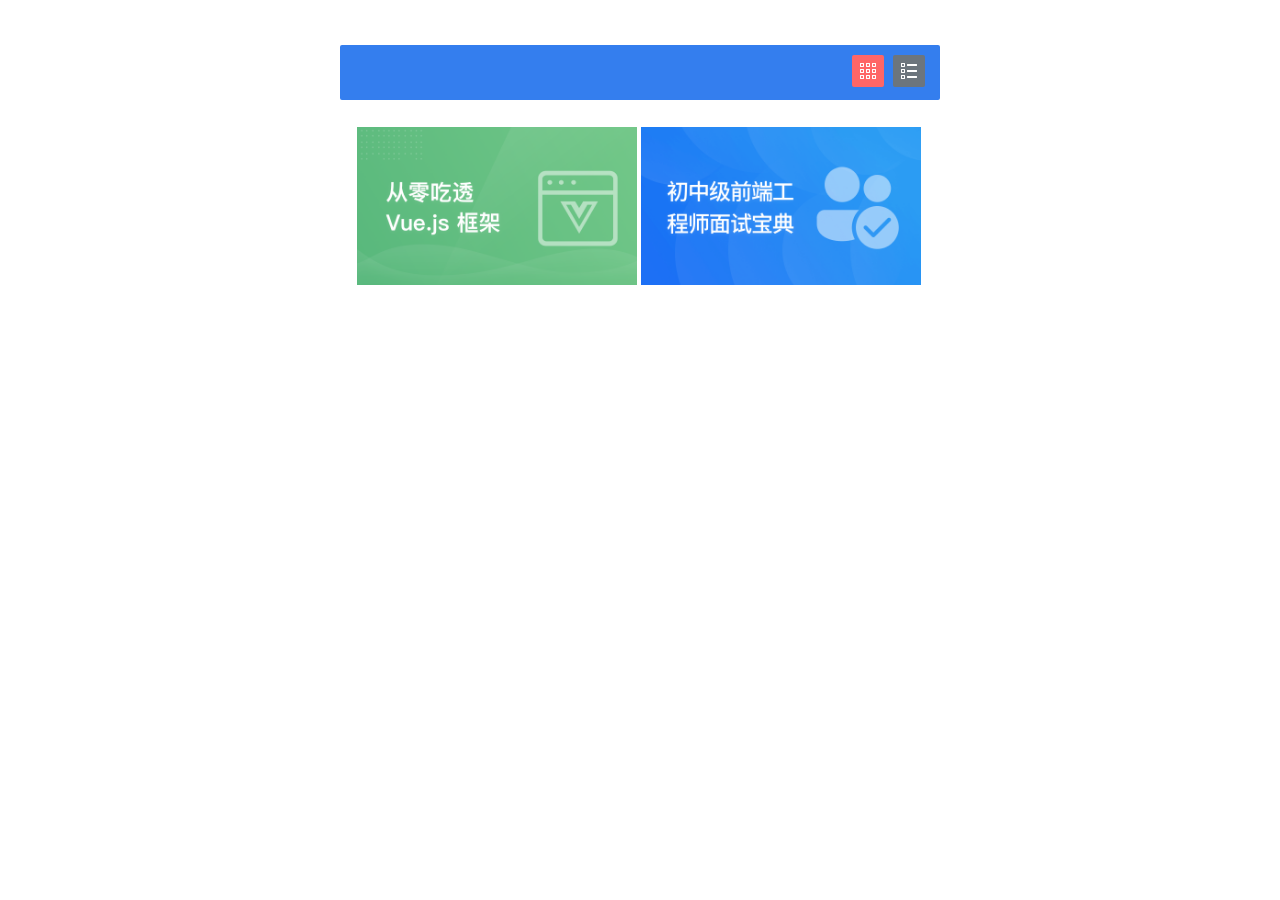
<file: LayoutChange/index.html>
<!DOCTYPE html>
<html lang="en">

<head>
    <meta charset="UTF-8" />
    <title>布局切换</title>
    <script type="text/javascript" src="./js/vue.js"></script>
    <link rel="stylesheet" type="text/css" href="./css/index.css" />
    <script src="./js/axios.min.js" type="text/javascript" charset="utf-8"></script>
</head>

<body>
    <div id="app" v-cloak>
        <!-- TODO：请在下面实现需求 -->
        <div class="bar">
            <a @click="grid()" class="grid-icon" :class="{active:layout=='grid'}"></a>
            <a @click="list()" class="list-icon" :class="{active:layout=='list'}"></a>
        </div>
        <!--grid 示例代码，动态渲染时可删除-->
        <ul v-if="layout=='grid'" class="grid">
            <!-- <li v-for="(item,index) in goodsList" :key="index">  axios请求有跨域问题
                <a :href="item.url" target="_blank"> <img :src="item.image.small" /></a>
            </li> -->
            <li>
                <a href="#/3814" target="_blank"> <img src="./images/1.png" /></a>
            </li>
            <li>
                <a href="#/4452" target="_blank"> <img src="./images/2.png" /></a>
            </li>
        </ul>
        <ul v-if="layout=='list'" class="list">
            <!-- <li v-for="(item,index) in goodsList" :key="index"> axios请求有跨域问题
                <a :href="item.url" target="_blank"> <img :src="item.image.small" /></a>
            </li> -->
            <li>
                <a href="#/3814" target="_blank"> <img src="./images/1.png" /></a>
                <p>从零吃透 Vue.js 框架</p>
            </li>
            <li>
                <a href="#/445" target="_blank"> <img src="./images/2.png" /></a>
                <p>初中级前端工程师面试宝典</p>
            </li>
        </ul>
    </div>
</body>

</html>
<script type="text/javascript">
    var vm = new Vue({
        el: "#app",
        data: {
            goodsList: [],
            layout: 'grid'
        },
        mounted() {
            // TODO：补全代码实现需求
            axios.get('./goodsList.json').then((res) => {
                this.goodsList = res.data
                console.log(this.goodsList)
            })
        },
        methods: {
            grid() {
                this.layout = 'grid'
            },
            list() {
                this.layout = 'list'
            }
        }
    });
</script>
</file>
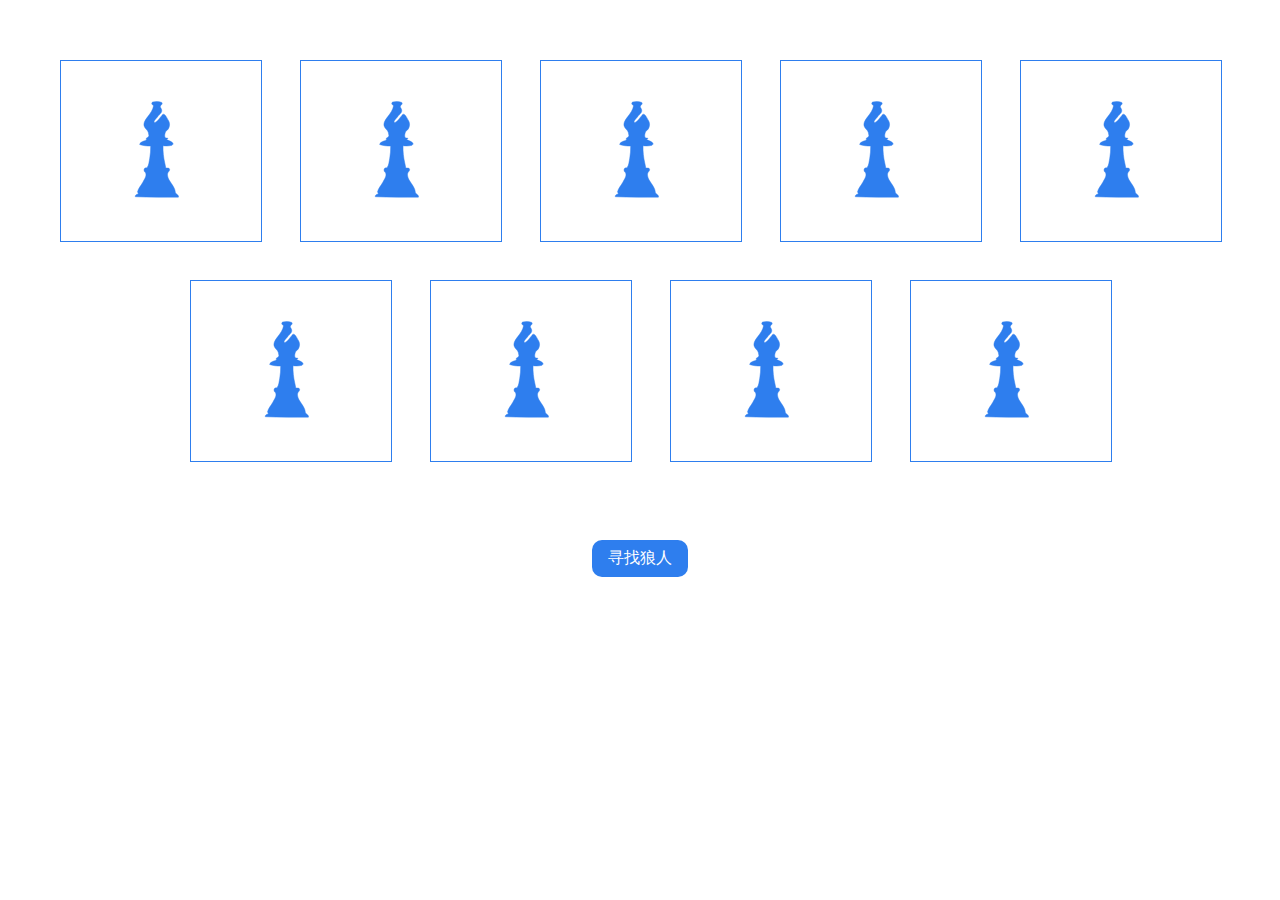
<file: 寻找小狼人/index.html>
<!DOCTYPE html>
<html>

<head>
    <title>寻找小狼人</title>
    <meta charset="utf-8" />
    <link href="css/style.css" rel="stylesheet" type="text/css" />
</head>

<body>
    <div id="content">
        <p id="gameText"></p>
        <ul></ul>
        <div class="btnbox">
            <button class="btn">寻找狼人</button>
        </div>
    </div>
    <script src="./js/myarray.js"></script>
    <script>
        let content = document.querySelector("#content ul");
        let cardList = [
            {
                id: 1,
                category: "werewolf",
                name: "小狼人",
            },
            {
                id: 2,
                category: "werewolf",
                name: "小狼人",
            },
            {
                id: 3,
                category: "hunter",
                name: "猎人",
            },
            {
                id: 4,
                category: "poor",
                name: "平民",
            },
            {
                id: 5,
                category: "witch",
                name: "女巫",
            },
            {
                id: 6,
                category: "prophet",
                name: "预言家",
            },
            {
                id: 7,
                category: "poor",
                name: "平民",
            },
            {
                id: 8,
                category: "werewolf",
                name: "黑狼王",
            },
            {
                id: 9,
                category: "poor",
                name: "平民",
            },
        ];
        for (let index = 0; index < cardList.length; index++) {
            const element = cardList[index];
            content.innerHTML += `<li>
                <a href="javascript:void(0)">
                    <div class="z">
                     <img src="./images/card.svg" alt="">
                    </div>
                    <div class="b">
                        <h1>${element.name}</h1>
                    </div>
                </a>
            </li>`;
        }
        let gameText = document.querySelector("#gameText");
        let color = ["♠", "❤", "♣", "♦"];
        function newHtml() {
            content.innerHTML = "";
            let newcardList = cardList.myarray(
                (item) => item.category == "werewolf"
            );
            for (let index = 0; index < newcardList.length; index++) {
                let randomColor = color[Math.floor(Math.random() * color.length)];
                const element = newcardList[index];
                content.innerHTML += `<li>
                <a href="javascript:void(0)">
                    <div class="z">
                        <img src="./images/card.svg" alt="">
                    </div>
                    <div class="b">
                       <span class='cardnum'>${randomColor} ${element.id} </span>
                        <h1>
                           ${element.name}
                        </h1>
                    </div>
                </a>
            </li>`;
            }
            gameText.innerHTML = `恭喜你，成功找出${newcardList.length}个狼人!`;
        }

        let btnbox = document.querySelector(".btn");
        btnbox.addEventListener("click", function () {
            newHtml();
            let domb = document.querySelectorAll(".b");
            let domz = document.querySelectorAll(".z");
            setTimeout(() => {
                for (let index = 0; index < domb.length; index++) {
                    const dombelement = domb[index];
                    const domzelement = domz[index];
                    dombelement.classList.add("rotateyzero");
                    domzelement.classList.add("rotatey180");
                }
            }, 200);
        });
    </script>
</body>

</html>
</file>
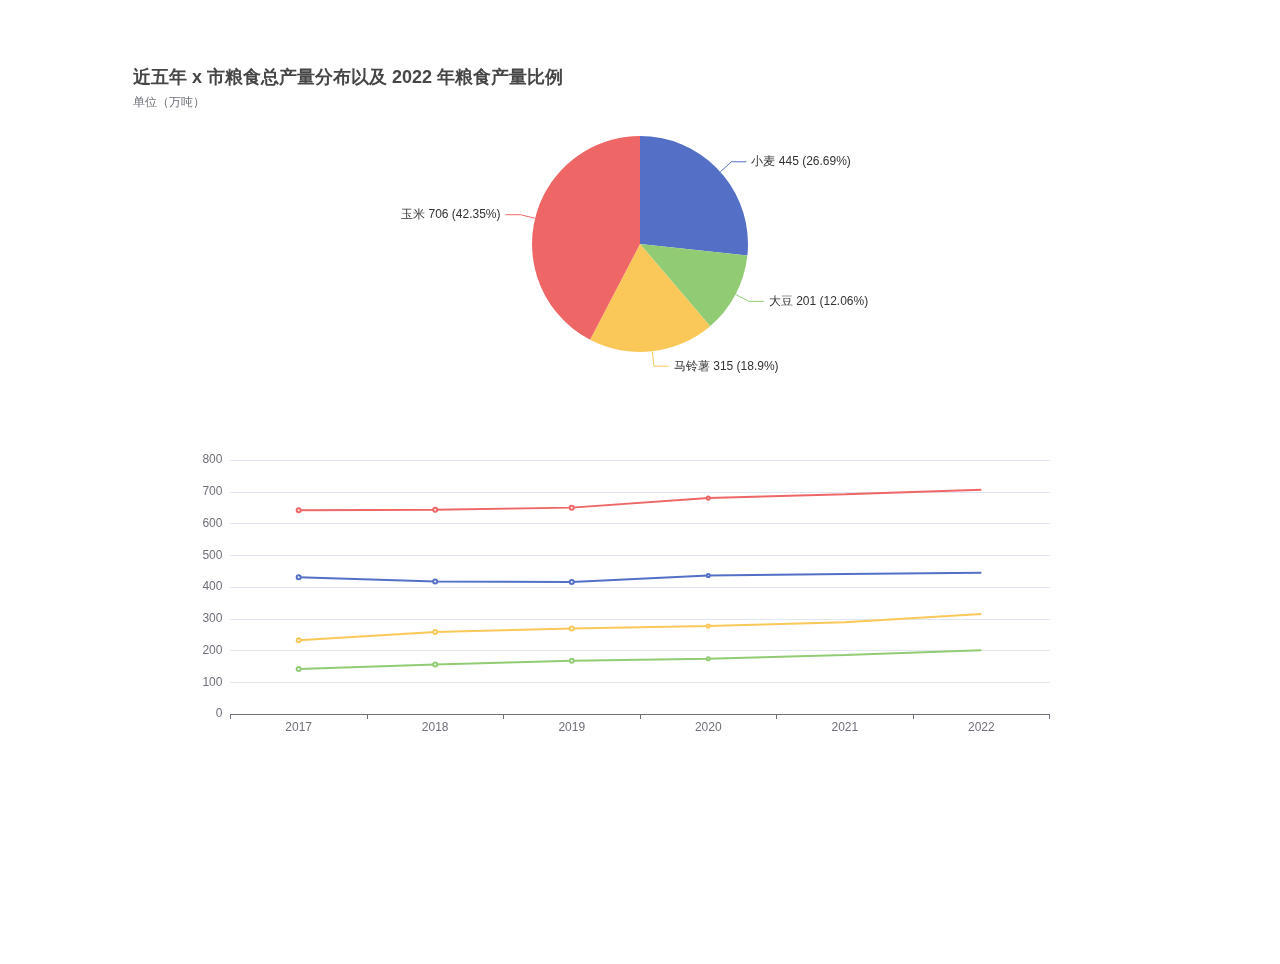
<file: 粒粒皆辛苦/index.html>
<!DOCTYPE html>
<html style="height: 100%">

<head>
    <meta charset="utf-8" />
    <meta http-equiv="X-UA-Compatible" content="IE=edge" />
    <title>粒粒皆辛苦</title>
    <script type="text/javascript" src="./js/echarts.min.js"></script>
    <script src="./js/axios.min.js"></script>
</head>

<body style="height: 100%; margin: 0; overflow: hidden">
    <div id="container" style="height: 80%; width: 80%; margin: 5% auto"></div>
    <script>
        var dom = document.getElementById("container");
        var option;
        var myChart = echarts.init(dom, null, {
            renderer: "canvas",
            useDirtyRect: false,
        });
        let initCharts = () => {
            option = {
                title: {
                    text: "近五年 x 市粮食总产量分布以及 2022 年粮食产量比例",
                    subtext: "单位（万吨）",
                },
                dataset: {
                    //source -> 图表显示所需的数据格式（饼形图和折线图共用），请勿手动修改此行
                    source: [
                        ["全部", "2017", "2018", "2019", "2020", "2021", "2022"],
                        ["小麦", 1, 1, 1, 1, 1, 1],
                        ["大豆", 9, 9, 9, 9, 9, 9],
                        ["马铃薯", 13, 13, 13, 13, 13, 13],
                        ["玉米", 23, 23, 23, 23, 23, 23],
                    ],
                },
                xAxis: { type: "category" },
                yAxis: { gridIndex: 0 },
                grid: { top: "55%" },
                series: [
                    {
                        type: "line",
                        seriesLayoutBy: "row",
                    },
                    {
                        type: "line",
                        seriesLayoutBy: "row",
                    },
                    {
                        type: "line",
                        seriesLayoutBy: "row",
                    },
                    {
                        type: "line",
                        seriesLayoutBy: "row",
                    },
                    {
                        type: "pie",
                        id: "pie",
                        radius: "30%",
                        center: ["50%", "25%"],
                        label: {
                            // 2022 数据的百分比
                            formatter: "{b} {@2022} ({d}%)",
                        },
                        encode: {
                            itemName: "全部",
                            value: "2022",
                            tooltip: "2022",
                        },
                    },
                ],
            };
            if (option && typeof option === "object") {
                // myChart.setOption -> 设置 echarts 数据的方法
                myChart.setOption(option);
            }
            window.addEventListener("resize", myChart.resize);
        };
        initCharts();
        // TODO: 待补充代码
        axios.get('./data.json').then((res) => {
            console.log(res.data.data)
            let arr = res.data.data
            let newarr = [
                ["全部", "2017", "2018", "2019", "2020", "2021", "2022"],
                ["小麦", arr[2017].wheat, arr[2018].wheat, arr[2019].wheat, arr[2020].wheat, arr[2021].wheat, arr[2022].wheat],
                ["大豆", arr[2017].soybean, arr[2018].soybean, arr[2019].soybean, arr[2020].soybean, arr[2021].soybean, arr[2022].soybean],
                ["马铃薯", arr[2017].potato, arr[2018].potato, arr[2019].potato, arr[2020].potato, arr[2021].potato, arr[2022].potato],
                ["玉米", arr[2017].corn, arr[2018].corn, arr[2019].corn, arr[2020].corn, arr[2021].corn, arr[2022].corn],
            ]
            option.dataset.source = newarr
            myChart.setOption(option);
            console.log(option)
        })

    </script>
</body>

</html>
</file>
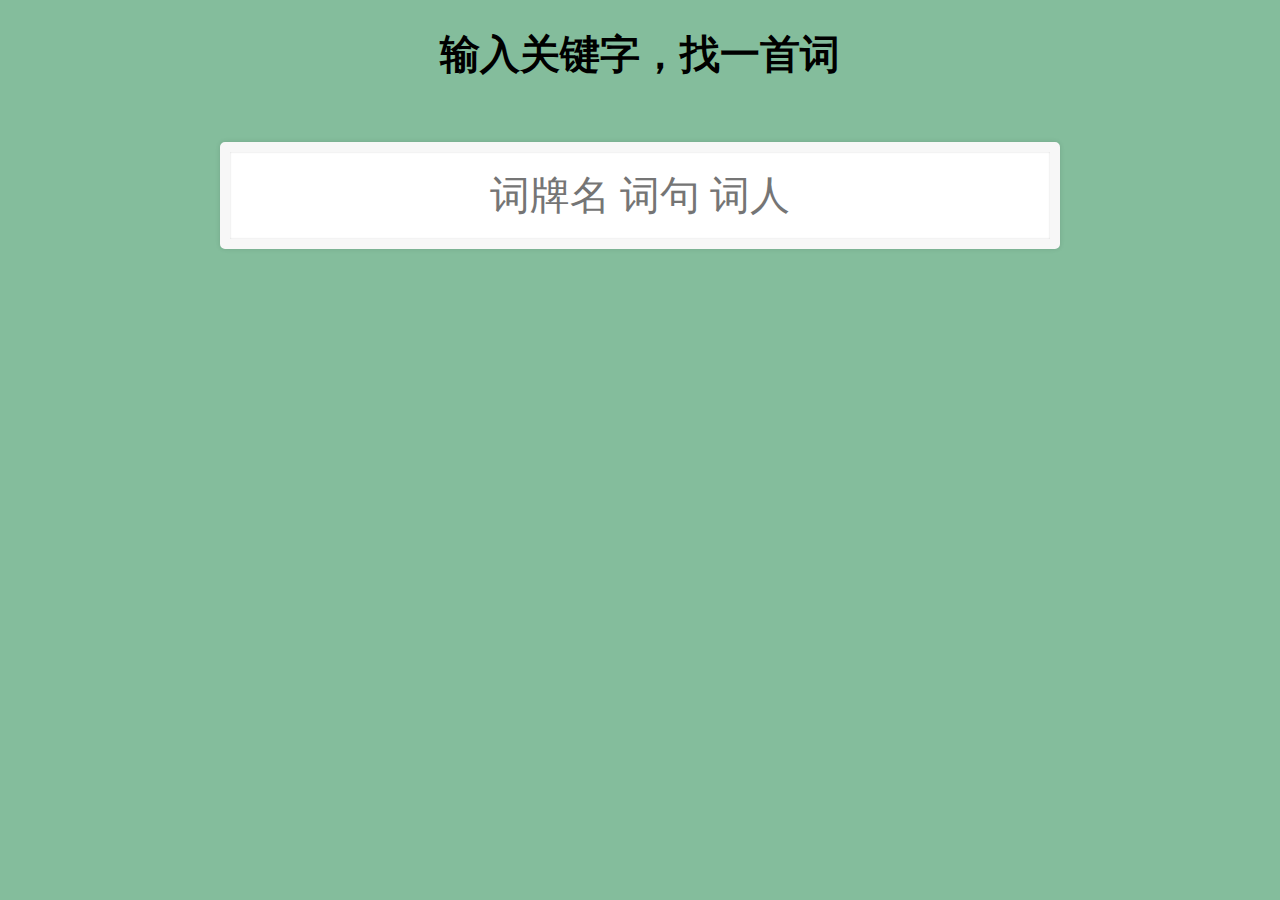
<file: 绝美宋词/index.html>
<!DOCTYPE html>
<html lang="en">

<head>
    <meta charset="UTF-8" />
    <title>绝美宋词</title>
    <link rel="stylesheet" href="css/style.css" />
    <script src="./js/vue.min.js"></script>
    <script src="./js/axios.min.js"></script>
</head>

<body>
    <div id="app">
        <h1 style="text-align: center">输入关键字，找一首词</h1>
        <!-- TODO：待补充代码 -->
        <div class="search-form">
            <input type="text" id="search" ref="input" class="search" @input="search()" placeholder="词牌名 词句 词人" />
            <ul class="suggestions">
                <li v-for="(item,index) in showList" :key="index">
                    <span class="poet" v-html="highlight(item.poetry_content)"></span>
                    <span class="title" v-html="highlight(item.title)+'-'+highlight(item.author)"></span>
                </li>
            </ul>
        </div>
    </div>
    <script>
        let vm = new Vue({
            el: '#app',
            // TODO：待补充代码
            data() {
                return {
                    keyword: '',
                    poems: [],
                    showList: []
                }
            },
            created() {
                axios.get('./data.json').then((res) => {
                    this.poems = res.data
                })
            },
            methods: {
                search(value) {
                    let keyword = this.$refs.input.value
                    this.keyword = keyword
                    let newarr = this.poems.filter((item) => {
                        if ((item.author.search(keyword) != -1 || item.poetry_content.search(keyword) != -1 || item.title.search(keyword) != -1) && keyword.length != 0) {
                            return item
                        }
                    })
                    this.showList = newarr
                },
                highlight(text) {
                    return text.replaceAll(this.keyword, `<span class="highlight">${this.keyword}</span>`)
                }
            }
        })
    </script>
</body>

</html>
</file>
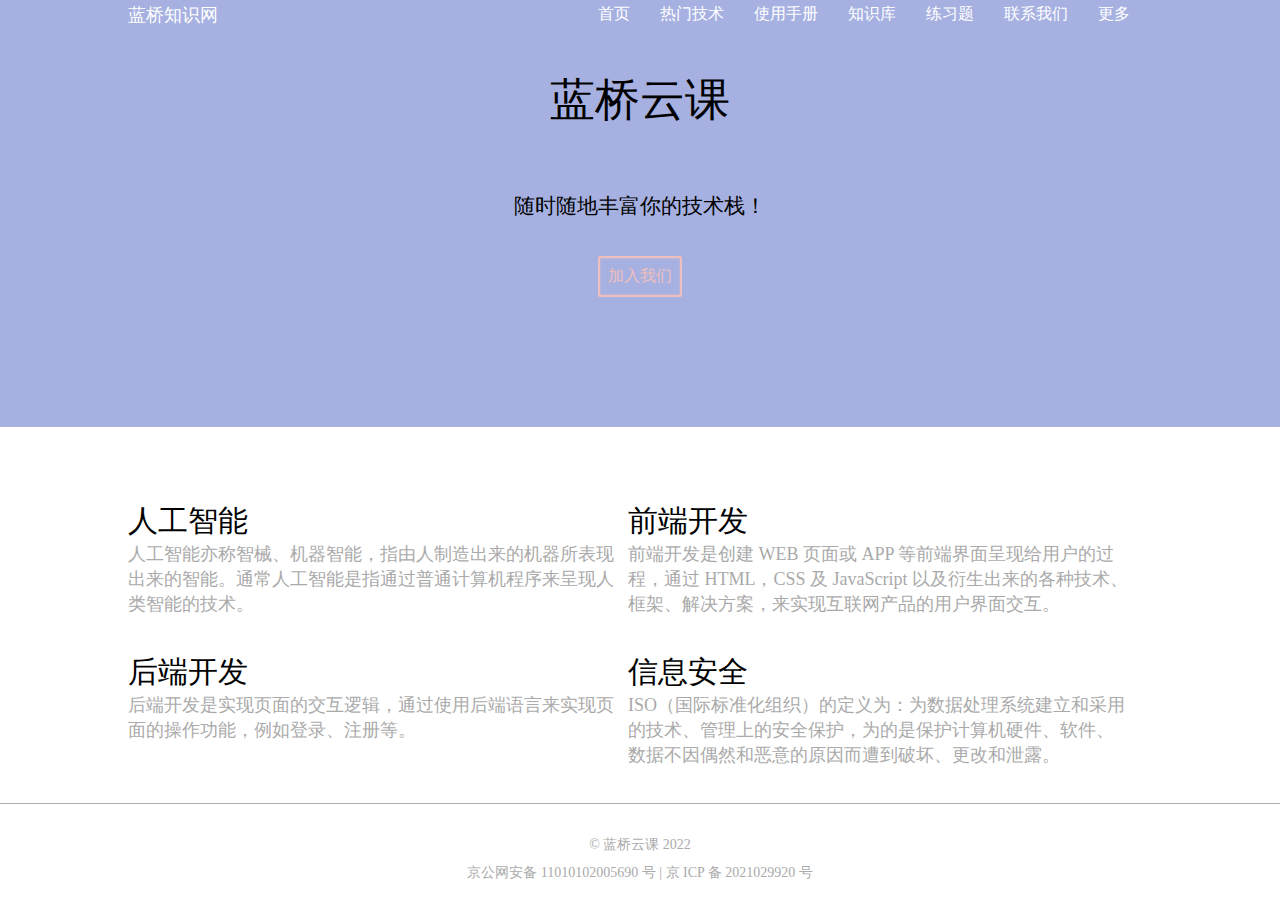
<file: 网站建设/index.html>
<!DOCTYPE html>
<html>

<head>
    <meta charset="utf-8" />
    <meta name="viewport" content="width=device-width, initial-scale=1.0, maximum-scale=1.0, user-scalable=no" />
    <title>蓝桥知识网</title>
    <link rel="stylesheet" href="./css/style.css" />
</head>

<body>
    <!--TODO：请补充代码-->
    <div class="box">
        <div class="nav">
            <div class="top">
                <p id="lanqiao">蓝桥知识网</p>
                <div class="else">
                    <p>首页</p>
                    <p>热门技术</p>
                    <p>使用手册</p>
                    <p>知识库</p>
                    <p>练习题</p>
                    <p>联系我们</p>
                    <p>更多</p>
                </div>
            </div>
            <div class="intro">
                <div class="lanqiao">蓝桥云课</div>
                <div class="fengfu">随时随地丰富你的技术栈！</div>
                <div class="join">加入我们</div>
            </div>
        </div>
    </div>

    <div class="home">
        <div class="item">
            <div class="title">人工智能</div>
            <div class="art">人工智能亦称智械、机器智能，指由人制造出来的机器所表现出来的智能。通常人工智能是指通过普通计算机程序来呈现人类智能的技术。</div>
        </div>
        <div class="item">
            <div class="title">前端开发</div>
            <div class="art">前端开发是创建 WEB 页面或 APP 等前端界面呈现给用户的过程，通过 HTML，CSS 及 JavaScript
                以及衍生出来的各种技术、框架、解决方案，来实现互联网产品的用户界面交互。</div>
        </div>
        <div class="item">
            <div class="title">后端开发</div>
            <div class="art">后端开发是实现页面的交互逻辑，通过使用后端语言来实现页面的操作功能，例如登录、注册等。</div>
        </div>
        <div class="item">
            <div class="title">信息安全</div>
            <div class="art">ISO（国际标准化组织）的定义为：为数据处理系统建立和采用的技术、管理上的安全保护，为的是保护计算机硬件、软件、数据不因偶然和恶意的原因而遭到破坏、更改和泄露。</div>
        </div>
    </div>
    <div class="footer">
        <div class="tubiao">© 蓝桥云课 2022</div>
        <div class="beian">京公网安备 11010102005690 号 | 京 ICP 备 2021029920 号</div>
    </div>
</body>

</html>
</file>
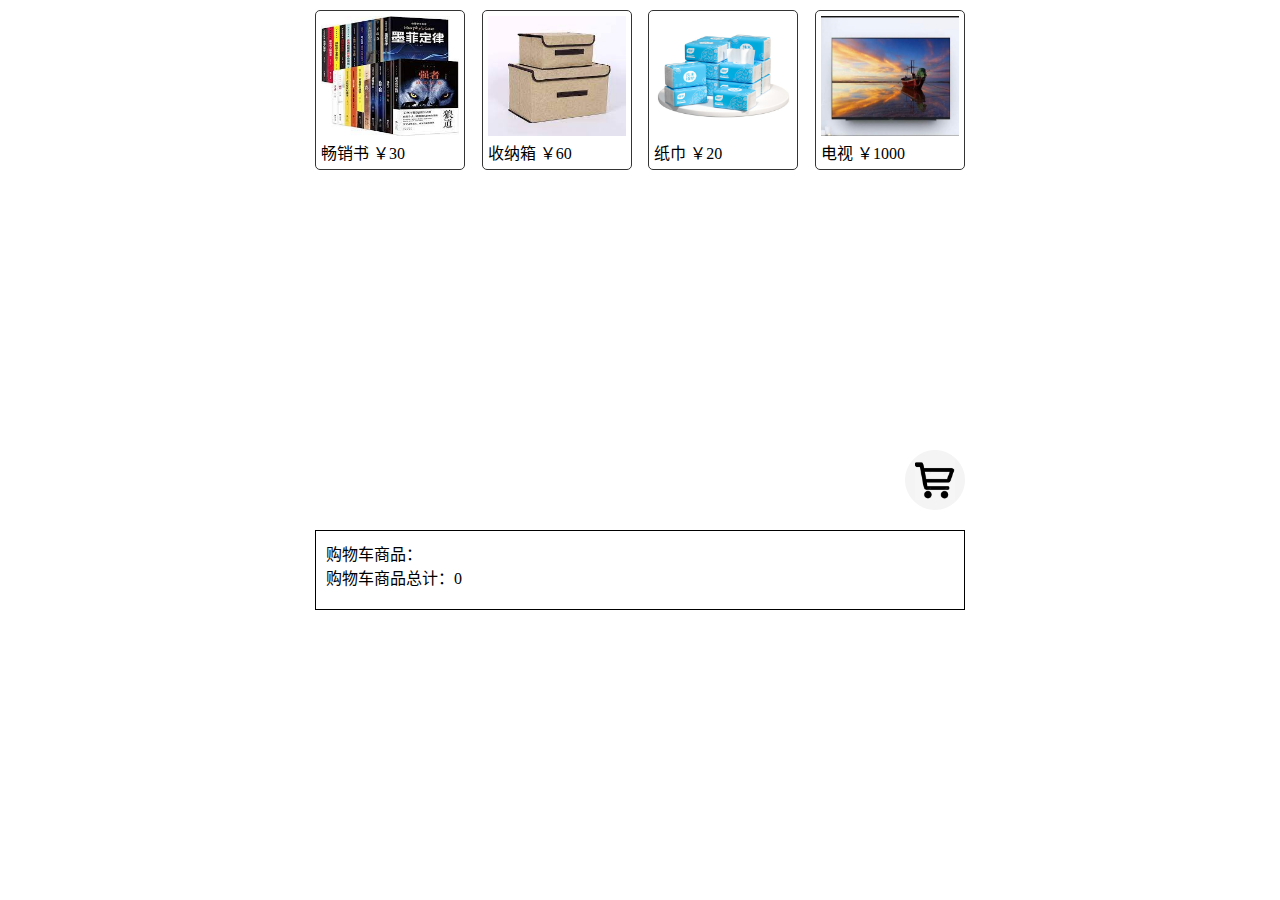
<file: 趣购/index.html>
<!DOCTYPE html>
<html lang="zh-CN">

<head>
    <meta charset="UTF-8" />
    <meta http-equiv="X-UA-Compatible" content="IE=edge" />
    <meta name="viewport" content="width=device-width, initial-scale=1.0" />
    <title>趣购</title>
    <style>
        * {
            box-sizing: border-box;
        }
    </style>
</head>

<body>
    <div id="app">
        <trolley></trolley>
    </div>
    <script src="./js/vue.min.js"></script>
    <script src="./js/http-vue-loader.js"></script>
    <script>
        Vue.use(httpVueLoader);
        const app = new Vue({
            el: "#app",
            components: {
                trolley: "url:./trolley.vue",
            },
        });
    </script>
</body>

</html>
</file>
<file: LayoutChange/css/index.css>
[v-cloak] {
    display: none;
}

* {
    margin: 0;
    padding: 0;
}

body {
    font-family: Microsoft YaHei;
}

li {
    list-style: none;
}

.bar {
    background-color: #347eee;
    border-radius: 2px;
    width: 580px;
    padding: 10px;
    margin: 45px auto 25px;
    position: relative;
    text-align: right;
    line-height: 1;
}

.bar a {
    background: #6c757d center center no-repeat;
    width: 32px;
    height: 32px;
    display: inline-block;
    text-decoration: none !important;
    margin-right: 5px;
    border-radius: 2px;
    cursor: pointer;
}

.bar a.active {
    background-color: #f66;
}

.bar a.list-icon {
    background-image: url(../images/list.png);
}

.bar a.grid-icon {
    background-image: url(../images/big.png);
}

ul.grid {
    width: 570px;
    margin: 0 auto;
    text-align: left;
}

ul.grid li {
    padding: 2px;
    float: left;
}

ul.grid li img {
    width: 280px;
    object-fit: cover;
    display: block;
    border: none;
}

ul.list {
    width: 500px;
    margin: 0 auto;
    text-align: left;
}

ul.list li {
    border-bottom: 1px solid #ddd;
    padding: 10px;
    overflow: hidden;
    display: flex;
    align-items: center;
}

ul.list li img {
    /* width: 120px; */
    height: 120px;
    float: left;
    border: none;
}

ul.list li p {
    font-weight: bold;
    color: #6e7a7f;
    padding-left: 15px;
}
</file>
<file: 寻找小狼人/css/style.css>
html,
body,
div,
span,
applet,
object,
iframe,
h1,
h2,
h3,
h4,
h5,
h6,
p,
blockquote,
pre,
a,
abbr,
acronym,
address,
big,
cite,
code,
del,
dfn,
em,
font,
img,
ins,
kbd,
q,
s,
samp,
small,
strike,
strong,
sub,
sup,
tt,
var,
b,
u,
i,
center,
dl,
dt,
dd,
ol,
ul,
li,
fieldset,
form,
label,
legend {
    margin: 0;
    padding: 0;
    font-size: 100%;
    border: 0;
    outline: 0;
    background: transparent;
}

ol,
ul {
    list-style: none;
}

:focus {
    outline: 0;
}

#content {
    padding-top: 40px;
}

#content ul {
    width: 1200px;
    margin: 0 auto;
    display: flex;
    flex-wrap: wrap;
    justify-content: center;
}

.btnbox {
    width: 1200px;
    margin: 0 auto;
    text-align: center;
}

#content ul li {
    margin: 20px;
    width: 200px;
    height: 180px;
}

#content ul li:last-child {
    margin-right: 0;
}

#content ul li a {
    position: relative;
    display: block;
    width: 100%;
    height: 100%;
    perspective: 800px;
}

#content ul li a>div {
    position: absolute;
    left: 0;
    height: 0;
    width: 100%;
    height: 100%;
    color: #fff;
    overflow: hidden;

    transform-style: preserve-3d;

    transition: 0.8s ease-in-out;
    backface-visibility: hidden;
}

#content ul li a div:first-child {
    display: flex;
    justify-content: center;
    transform: rotateY(0);
    z-index: 2;
    border: 1px solid #2e7eee;
}

#content ul li a div:last-child {
    background: rgb(0, 188, 212);
    transform: rotateY(180deg);
    z-index: 1;
}

#content ul li a div h1 {
    text-align: center;
    line-height: 180px;
    font-size: 26px;
}

#content ul li a div img {
    max-width: 100%;
}

.rotatey180 {
    transform: rotateY(-180deg) !important;
}

.rotateyzero {
    transform: rotateY(0) !important;
}

.btn,
.btn-all {
    margin-top: 60px;
    display: inline-block;
    color: #0099cc;
    background: #2e7eee;
    border-radius: 10px;
    text-decoration: none;
    text-transform: uppercase;
    border: none;
    color: white;
    padding: 8px 16px;
    text-align: center;
    text-decoration: none;
    display: inline-block;
    font-size: 16px;
    transition-duration: 0.4s;
    cursor: pointer;
}

.cardnum {
    position: absolute;
    font-size: 20px;
    left: 10px;
    top: 10px;
}

#gameText {
    text-align: center;
}
</file>
<file: 绝美宋词/css/style.css>
html {
    box-sizing: border-box;
    background: hsl(145deg 30% 63%);
    font-family: "Kaiti", "SimHei", "Hiragino Sans GB ", "helvetica neue";
    font-size: 20px;
    font-weight: 200;
}

*,
*:before,
*:after {
    box-sizing: inherit;
}

input {
    width: 100%;
    padding: 20px;
    font-family: "Kaiti", "helvetica neue";
}

.search-form {
    max-width: 700px;
    margin: 50px auto;
}

input.search {
    margin: 0;
    text-align: center;
    outline: 0;
    border: 10px solid #f7f7f7;
    width: 120%;
    left: -10%;
    position: relative;
    top: 10px;
    z-index: 2;
    border-radius: 5px;
    font-size: 40px;
    box-shadow: 0 0 5px rgba(0, 0, 0, 0.12), inset 0 0 2px rgba(0, 0, 0, 0.19);
}

.suggestions {
    margin: 0;
    padding: 0;
    position: relative;
    /*perspective:20px;*/
}

.suggestions li {
    background: white;
    list-style: none;
    border-bottom: 1px solid #d8d8d8;
    box-shadow: 0 0 10px rgba(0, 0, 0, 0.14);
    margin: 0;
    padding: 20px;
    transition: background 0.2s;
    display: flex;
    justify-content: center;
}

.suggestions li:nth-child(even) {
    transform: perspective(100px) rotateX(3deg) translateY(2px) scale(1.001);
    background: linear-gradient(to bottom, #ffffff 0%, #efefef 100%);
}

.suggestions li:nth-child(odd) {
    transform: perspective(100px) rotateX(-3deg) translateY(3px);
    background: linear-gradient(to top, #ffffff 0%, #efefef 100%);
}

span.population {
    font-size: 15px;
}

span.info {
    display: flex;
    flex-direction: column;
}

span.author,
span.title {
    font-size: 0.8em;
    /*		right: 0;*/
}

span.title {
    color: #7c8e94;
    position: absolute;
    right: 5px;
    bottom: 1px;
}

.details {
    text-align: center;
    font-size: 15px;
}

.highlight {
    color: #ff0000;
}

.love {
    text-align: center;
}

a {
    color: black;
    background: rgba(0, 0, 0, 0.1);
    text-decoration: none;
}
</file>
<file: 网站建设/css/style.css>
/*
 TODO：请补充代码
*/
* {
    margin: 0;
    padding: 0;
    box-sizing: border-box;
}

body {
    display: flex;
    flex-direction: column;
    justify-content: center;
    align-items: center;
}

.box {
    background-color: #a6b1e1;
    width: 100%;
    height: 427px;
    display: flex;
    justify-content: center;
}

.nav {
    display: flex;
    flex-direction: column;
    width: 1024px;
    height: 427px;

}

#lanqiao {
    font-size: 18px;
    color: white;
    margin-top: 3px;
    margin-right: 365px;
}

.else p {
    font-size: 16px;
    margin-top: -11px;
    padding: 15px;
    color: white;
}

.top {
    width: 1024px;
    display: flex;
    flex-direction: row;
}

.else {
    display: flex;
    flex-direction: row;
}

.intro {
    display: flex;
    flex-direction: column;
    align-items: center;
}

.lanqiao {
    margin-top: 30px;
    font-size: 45px;
    color: black;
}

.fengfu {
    margin-top: 62px;
    font-size: 21px;
    font-weight: 200;
}

.join {
    margin-top: 36px;
    padding: 8px;
    color: #efbfbf;
    border-radius: 2px;
    border: 2px #efbfbf solid;
    box-shadow: inset 0 0 2px #efbfbf;
}

.home {
    margin-top: 74px;
    width: 1024px;
    height: 302px;
    display: flex;
    flex-direction: row;
    flex-wrap: wrap;
}

.home .title {
    font-size: 30px;
    font-weight: 200;
    color: black;

}

.home .art {
    font-size: 18px;
    color: #aaa;
    line-height: 1.4em;
}

.home .item {
    width: 500px;
    height: 144px;
}

.footer {
    width: 100%;
    border-top: #aaa 1px solid;
    height: 80px;
    display: flex;
    flex-direction: column;
    justify-content: center;
    align-items: center;
    font-size: 14px;
    color: #aaa;
}

.tubiao {
    margin-top: 30px;
}

.beian {
    margin-top: 10px;
}
</file>
